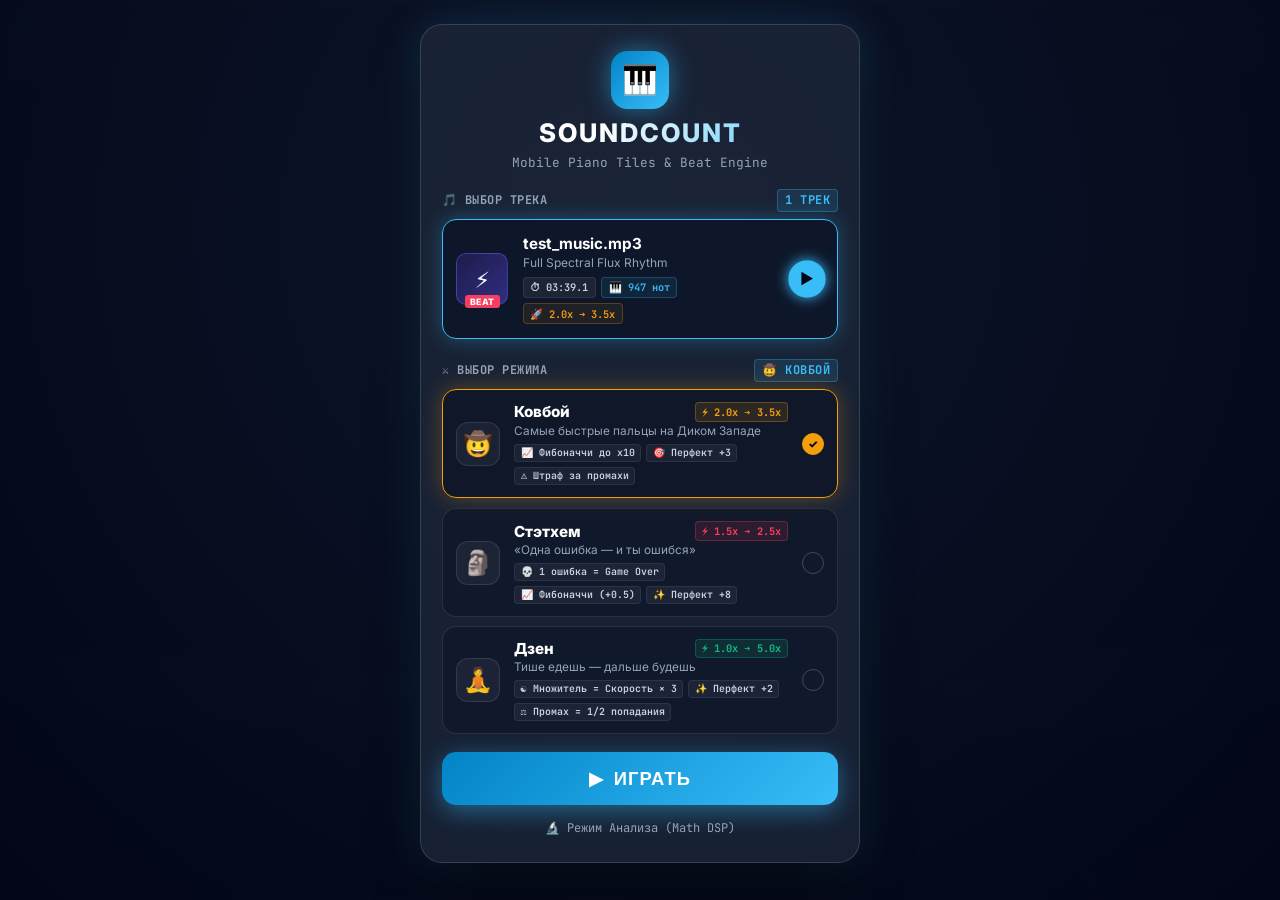
<file: index.html>
<!DOCTYPE html>
<html lang="ru">
<head>
  <meta charset="UTF-8">
  <meta http-equiv="refresh" content="0; url=deploy/index.html">
  <title>SoundCount Redirect</title>
  <script>window.location.replace("deploy/index.html");</script>
</head>
<body style="background:#0f172a;color:#38bdf8;font-family:sans-serif;display:flex;align-items:center;justify-content:center;height:100vh;margin:0;">
  <p>Запуск игры SoundCount... Если переход не произошел, <a href="deploy/index.html" style="color:#38bdf8;font-weight:bold;">нажмите сюда</a>.</p>
</body>
</html>
</file>
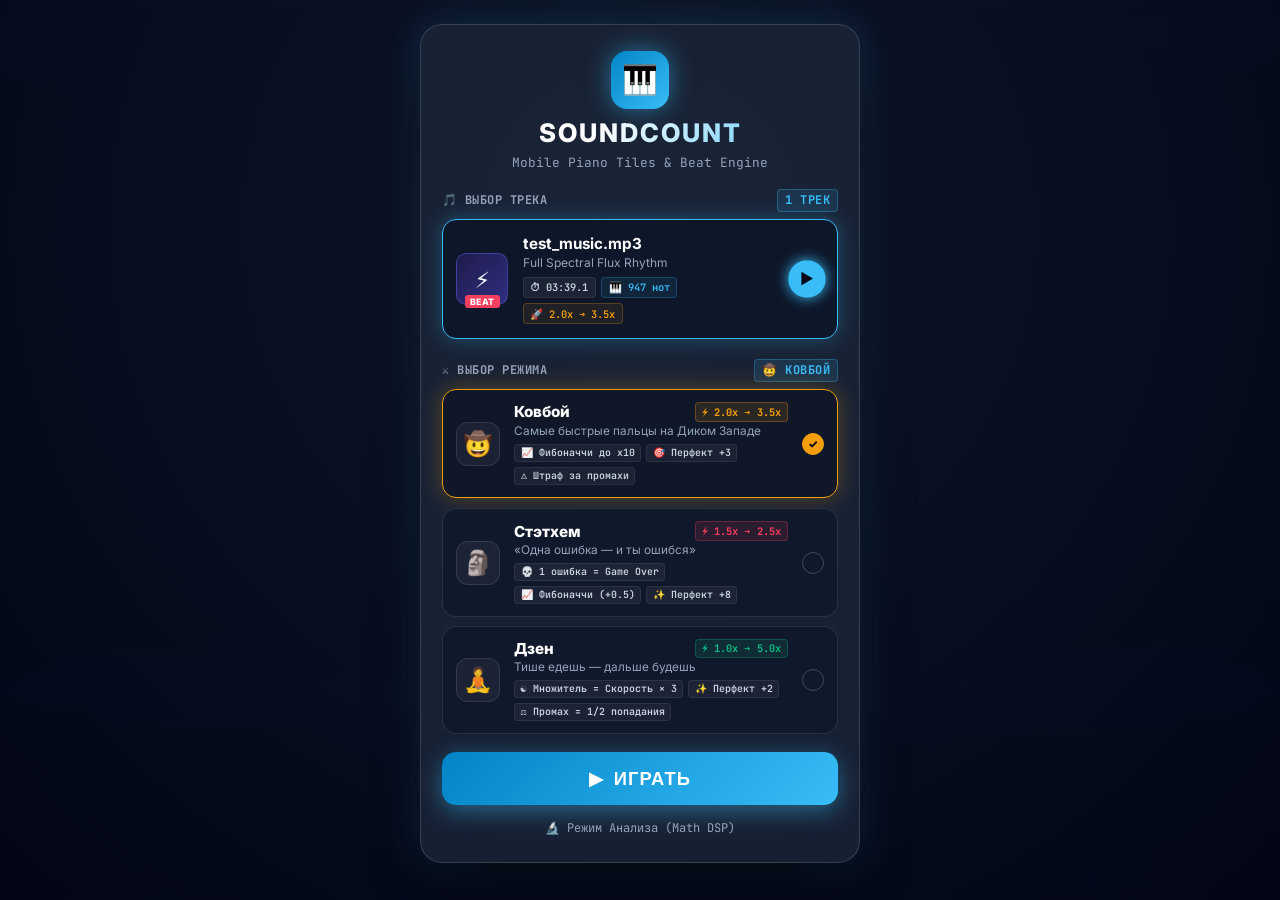
<file: deploy/index.html>
<!DOCTYPE html>
<html lang="ru">
<head>
  <meta charset="UTF-8">
  <meta name="viewport" content="width=device-width, initial-scale=1.0, maximum-scale=1.0, user-scalable=no">
  <title>SoundCount: Mobile Piano Tiles Game Engine</title>
  <link rel="stylesheet" href="styles.css?v=2.5">
  <link rel="preconnect" href="https://fonts.googleapis.com">
  <link rel="preconnect" href="https://fonts.gstatic.com" crossorigin>
  <link href="https://fonts.googleapis.com/css2?family=Inter:wght@300;400;600;700;800&family=JetBrains+Mono:wght@400;600;700&display=swap" rel="stylesheet">
</head>
<body class="mobile-game-mode">
  <div class="mobile-app-wrapper">
    
    <!-- 📱 TOP PROGRESS & SCORE BAR (Clean Minimal Header: Score, Combo, FPS) -->
    <header class="mobile-top-bar">
      <!-- Track Progress Fill Bar (Top 3px line) -->
      <div class="track-progress-track">
        <div class="track-progress-fill" id="trackProgressFill"></div>
      </div>

      <div class="mobile-header-content">
        <div class="header-left">
          <button id="btnPlayPause" class="btn-play-touch">▶</button>
          <span class="time-display" id="timeDisplay">00:00 / 00:00</span>
        </div>

        <div class="header-center">
          <span class="game-score-badge" id="gameScoreText">SCORE: 0</span>
          <span class="game-combo-badge" id="gameComboText">COMBO x0</span>
          <span class="game-mult-badge" id="gameMultText">x1</span>
        </div>

        <div class="header-right">
          <span class="fps-tag" id="fpsTag">⚡ 60 FPS</span>
          <button id="btnOpenMenu" class="btn-menu-touch" title="Главное меню">☰ Меню</button>
        </div>
      </div>
    </header>

    <!-- 🎮 MAIN PLAYABLE MOBILE CANVAS (Vertical Falling Tiles, Full Screen Width) -->
    <main class="mobile-game-container" id="mobileGameContainer">
      <canvas id="mobileGameCanvas"></canvas>
      
      <!-- Audio Element -->
      <audio id="audioPlayer" src=""></audio>
    </main>

    <!-- 🎮 MAIN MENU OVERLAY / TRACK & MODE SELECTOR -->
    <div class="game-main-menu-overlay" id="gameMainMenu">
      <div class="game-menu-card">
        <!-- Logo / Title -->
        <div class="menu-brand">
          <div class="menu-logo-badge">🎹</div>
          <h1 class="menu-title">SOUNDCOUNT</h1>
          <p class="menu-subtitle">Mobile Piano Tiles & Beat Engine</p>
        </div>

        <!-- Track Selection Container -->
        <div class="menu-track-section">
          <div class="menu-section-header">
            <span class="menu-section-title">🎵 ВЫБОР ТРЕКА</span>
            <span class="menu-track-count">1 трек</span>
          </div>

          <!-- Track List (Currently 1 track) -->
          <div class="track-list" id="trackListContainer">
            <div class="track-item selected" id="trackItemMain">
              <div class="track-cover-box">
                <span class="track-cover-icon">⚡</span>
                <span class="track-level-tag">BEAT</span>
              </div>
              <div class="track-info">
                <h3 class="track-title" id="menuTrackTitle">Test Music</h3>
                <p class="track-artist">Full Spectral Flux Rhythm</p>
                <div class="track-badges">
                  <span class="t-badge" id="menuTrackDuration">⏱ 03:39</span>
                  <span class="t-badge notes-badge" id="menuTrackNotes">🎹 947 нот</span>
                  <span class="t-badge speed-badge" id="menuTrackSpeedBadge">🚀 2.0x ➔ 3.5x</span>
                </div>
              </div>
              <div class="track-action-indicator">
                <span class="play-arrow">▶</span>
              </div>
            </div>
          </div>
        </div>

        <!-- Mode Selection Section -->
        <div class="menu-mode-section">
          <div class="menu-section-header">
            <span class="menu-section-title">⚔️ ВЫБОР РЕЖИМА</span>
            <span class="menu-track-count" id="menuSelectedModeTag">🤠 Ковбой</span>
          </div>

          <div class="menu-modes-grid" id="modesListContainer">
            <!-- 1. Ковбой -->
            <div class="mode-item selected" data-mode="cowboy">
              <div class="mode-icon-box">🤠</div>
              <div class="mode-info">
                <div class="mode-header-line">
                  <h4 class="mode-title">Ковбой</h4>
                  <span class="mode-speed-tag">⚡ 2.0x ➔ 3.5x</span>
                </div>
                <p class="mode-desc">Самые быстрые пальцы на Диком Западе</p>
                <div class="mode-rules-tags">
                  <span class="m-rule">📈 Фибоначчи до x10</span>
                  <span class="m-rule">🎯 Перфект +3</span>
                  <span class="m-rule">⚠️ Штраф за промахи</span>
                </div>
              </div>
              <div class="mode-check-indicator">✓</div>
            </div>

            <!-- 2. Стэтхем -->
            <div class="mode-item" data-mode="statham">
              <div class="mode-icon-box">🗿</div>
              <div class="mode-info">
                <div class="mode-header-line">
                  <h4 class="mode-title">Стэтхем</h4>
                  <span class="mode-speed-tag">⚡ 1.5x ➔ 2.5x</span>
                </div>
                <p class="mode-desc">«Одна ошибка — и ты ошибся»</p>
                <div class="mode-rules-tags">
                  <span class="m-rule">💀 1 ошибка = Game Over</span>
                  <span class="m-rule">📈 Фибоначчи (+0.5)</span>
                  <span class="m-rule">✨ Перфект +8</span>
                </div>
              </div>
              <div class="mode-check-indicator">✓</div>
            </div>

            <!-- 3. Дзен -->
            <div class="mode-item" data-mode="zen">
              <div class="mode-icon-box">🧘</div>
              <div class="mode-info">
                <div class="mode-header-line">
                  <h4 class="mode-title">Дзен</h4>
                  <span class="mode-speed-tag">⚡ 1.0x ➔ 5.0x</span>
                </div>
                <p class="mode-desc">Тише едешь — дальше будешь</p>
                <div class="mode-rules-tags">
                  <span class="m-rule">☯️ Множитель = Скорость × 3</span>
                  <span class="m-rule">✨ Перфект +2</span>
                  <span class="m-rule">⚖️ Промах = 1/2 попадания</span>
                </div>
              </div>
              <div class="mode-check-indicator">✓</div>
            </div>
          </div>
        </div>

        <!-- Start Game CTA Button -->
        <button class="btn-menu-start-game" id="btnStartGame">
          <span class="btn-start-icon">▶</span>
          <span class="btn-start-text">ИГРАТЬ</span>
        </button>

        <!-- Secondary Link -->
        <div class="menu-secondary-actions">
          <a href="math.html" class="btn-menu-secondary">
            🔬 Режим Анализа (Math DSP)
          </a>
        </div>
      </div>
    </div>

    <!-- 💀 GAME OVER / RESULTS MODAL -->
    <div class="game-over-overlay hidden" id="gameOverModal">
      <div class="game-over-card" id="gameOverCard">
        <div class="game-over-icon" id="goIcon">💀</div>
        <h2 class="game-over-title" id="goTitle">ИГРА ОКОНЧЕНА</h2>
        <div class="game-over-quote" id="goQuote">«Одна ошибка — и ты ошибся.»<br><span style="font-size:0.75rem;opacity:0.8">— Джейсон Стэтхем</span></div>
        <div class="game-over-stats-grid">
          <div class="go-stat-box">
            <span class="go-stat-lbl">СЧЁТ</span>
            <span class="go-stat-val" id="goScore">0</span>
          </div>
          <div class="go-stat-box">
            <span class="go-stat-lbl">МАКС. КОМБО</span>
            <span class="go-stat-val" id="goMaxCombo">0</span>
          </div>
          <div class="go-stat-box">
            <span class="go-stat-lbl">РЕЖИМ</span>
            <span class="go-stat-val" id="goMode">Стэтхем</span>
          </div>
        </div>
        <div class="game-over-actions">
          <button class="btn-game-over-retry" id="btnGoRetry">🔄 Попробовать снова</button>
          <button class="btn-game-over-menu" id="btnGoMenu">☰ В меню</button>
        </div>
      </div>
    </div>

    <!-- 📊 DSP DASHBOARD SECTION (Collapsible Analytics Mode) -->
    <div class="dsp-dashboard-container hidden" id="dspDashboardContainer">
      <header class="app-header">
        <div class="logo">
          <span class="logo-icon">🎵</span>
          <h1>SoundCount <span class="badge">DSP & Analysis Engine</span></h1>
        </div>
        <div class="track-meta" id="trackMeta">
          <span class="meta-tag">Загрузка данных...</span>
        </div>
      </header>

      <!-- Real-time Performance Profiler & Trace Breakdown HUD -->
      <section class="trace-hud-card" id="traceHudCard">
        <div class="trace-hud-header">
          <span class="trace-title">🔬 Real-time Performance Profiler & Trace Breakdown</span>
          <span class="trace-budget-info">Бюджет кадра: 16.6 ms (1000ms / 60)</span>
        </div>
        <div class="trace-grid">
          <div class="trace-box" id="boxPiano">
            <span class="trace-num" id="tracePiano">0.00 ms</span>
            <span class="trace-lbl">🎮 Piano Game</span>
          </div>
          <div class="trace-box" id="boxSlice">
            <span class="trace-num" id="traceSlice">0.00 ms</span>
            <span class="trace-lbl">📊 Live Slice</span>
          </div>
          <div class="trace-box" id="boxPlayhead">
            <span class="trace-num" id="tracePlayhead">0.00 ms</span>
            <span class="trace-lbl">📍 Playheads</span>
          </div>
          <div class="trace-box" id="boxDom">
            <span class="trace-num" id="traceDom">0.00 ms</span>
            <span class="trace-lbl">⚙️ DOM Updates</span>
          </div>
          <div class="trace-box highlight" id="boxTotal">
            <span class="trace-num" id="traceTotal">0.00 ms</span>
            <span class="trace-lbl">⚡ Total Frame JS</span>
          </div>
        </div>
      </section>

      <!-- Legacy 4-Lane Horizontal Visualizer -->
      <section class="card gameplay-card">
        <div class="card-header">
          <h2>🎮 Горизонтальный Просмотрчик</h2>
        </div>
        <div class="canvas-wrapper">
          <canvas id="pianoLanesCanvas" height="180"></canvas>
        </div>
      </section>

      <!-- Main Grid: Static vs Dynamic -->
      <main class="dashboard-grid">
        <section class="card static-panel">
          <div class="card-header">
            <h2>📊 Спектральный Анализ</h2>
          </div>
          <div class="canvas-wrapper overlay-wrapper">
            <canvas id="cqtCanvas" height="180"></canvas>
            <div class="playhead-line" id="cqtPlayhead"></div>
          </div>
          <div class="canvas-wrapper overlay-wrapper">
            <canvas id="noveltyCanvas" height="140"></canvas>
            <div class="playhead-line" id="noveltyPlayhead"></div>
          </div>
        </section>

        <section class="card dynamic-panel">
          <div class="card-header">
            <h2>⚡ Срез Кадра (Real-time)</h2>
            <p class="subtitle" id="currentFrameText">Фрейм m = 0 | t = 0.000 с</p>
          </div>
          <div class="canvas-wrapper">
            <canvas id="sliceCanvas" height="200"></canvas>
          </div>
          <div class="multiband-indicators-grid">
            <div class="onset-indicator-box band-0" id="indBand0"><span class="indicator-dot"></span>🔴 Bass</div>
            <div class="onset-indicator-box band-1" id="indBand1"><span class="indicator-dot"></span>🟡 Tenor</div>
            <div class="onset-indicator-box band-2" id="indBand2"><span class="indicator-dot"></span>🟢 Alto</div>
            <div class="onset-indicator-box band-3" id="indBand3"><span class="indicator-dot"></span>🔵 Soprano</div>
          </div>
        </section>
      </main>
    </div>

  </div>
  <script src="game_app.js?v=2.5"></script>
</body>
</html>
</file>
<file: deploy/styles.css>
/* SoundCount Dashboard & Mobile Playable Game Glassmorphism Styling */

:root {
  --bg-color: #090d16;
  --card-bg: rgba(30, 41, 59, 0.7);
  --border-color: rgba(255, 255, 255, 0.1);
  --primary: #38bdf8;
  --primary-glow: rgba(56, 189, 248, 0.3);
  --accent: #f43f5e;
  --accent-green: #10b981;
  --text-main: #f8fafc;
  --text-muted: #94a3b8;
  --font-sans: 'Inter', system-ui, -apple-system, sans-serif;
  --font-mono: 'JetBrains Mono', monospace;

  /* 4 Sub-band Colors */
  --color-band-0: #f97316; /* Bass: Orange */
  --color-band-1: #eab308; /* Tenor: Yellow */
  --color-band-2: #10b981; /* Alto: Emerald Green */
  --color-band-3: #06b6d4; /* Soprano: Cyan */
}

* {
  box-sizing: border-box;
  margin: 0;
  padding: 0;
  user-select: none;
  -webkit-tap-highlight-color: transparent;
}

html, body {
  width: 100%;
  height: 100%;
  background: var(--bg-color);
  color: var(--text-main);
  font-family: var(--font-sans);
}

body.mobile-game-mode {
  overflow: hidden;
}

body.math-mode-body {
  height: auto;
  min-height: 100vh;
  overflow-y: auto !important;
  overflow-x: hidden;
  background: radial-gradient(circle at top, #0f172a 0%, #020617 100%);
}

.mobile-app-wrapper {
  width: 100vw;
  height: 100vh;
  display: flex;
  flex-direction: column;
  position: relative;
}

/* 📱 TOP PROGRESS & SCORE BAR (Minimal Header across 100% width) */
.mobile-top-bar {
  width: 100%;
  background: rgba(15, 23, 42, 0.9);
  backdrop-filter: blur(16px);
  border-bottom: 1px solid var(--border-color);
  position: relative;
  z-index: 50;
  display: flex;
  flex-direction: column;
}

.track-progress-track {
  width: 100%;
  height: 4px;
  background: rgba(255, 255, 255, 0.1);
  position: relative;
}

.track-progress-fill {
  height: 100%;
  width: 0%;
  background: linear-gradient(90deg, #38bdf8, #10b981, #f43f5e);
  box-shadow: 0 0 10px #38bdf8;
  transition: width 0.1s linear;
}

.mobile-header-content {
  display: flex;
  justify-content: space-between;
  align-items: center;
  padding: 0.5rem 0.85rem;
}

.header-left {
  display: flex;
  align-items: center;
  gap: 0.6rem;
}

.btn-play-touch {
  background: linear-gradient(135deg, #38bdf8, #0284c7);
  color: white;
  border: none;
  width: 38px;
  height: 38px;
  border-radius: 50%;
  font-size: 1rem;
  font-weight: 700;
  display: flex;
  align-items: center;
  justify-content: center;
  box-shadow: 0 4px 12px var(--primary-glow);
  cursor: pointer;
}

.time-display {
  font-family: var(--font-mono);
  font-size: 0.82rem;
  color: var(--primary);
  font-weight: 600;
}

.header-center {
  display: flex;
  gap: 0.5rem;
  align-items: center;
}

.game-score-badge {
  font-family: var(--font-mono);
  font-weight: 700;
  font-size: 0.9rem;
  color: #f8fafc;
  background: rgba(255, 255, 255, 0.08);
  padding: 0.25rem 0.6rem;
  border-radius: 6px;
  border: 1px solid var(--border-color);
}

.game-combo-badge {
  font-family: var(--font-mono);
  font-weight: 800;
  font-size: 0.85rem;
  color: #f59e0b;
  background: rgba(245, 158, 11, 0.15);
  padding: 0.25rem 0.5rem;
  border-radius: 6px;
  border: 1px solid #f59e0b;
}

.header-right {
  display: flex;
  align-items: center;
  gap: 0.5rem;
}

.fps-tag {
  background: rgba(16, 185, 129, 0.15);
  color: #10b981;
  border: 1px solid #10b981;
  font-size: 0.72rem;
  padding: 0.2rem 0.5rem;
  border-radius: 6px;
  font-family: var(--font-mono);
  font-weight: 700;
}

.btn-toggle-view {
  background: rgba(255, 255, 255, 0.08);
  border: 1px solid var(--border-color);
  color: var(--text-main);
  padding: 0.3rem 0.6rem;
  border-radius: 6px;
  font-size: 0.75rem;
  font-weight: 600;
  cursor: pointer;
}

/* 🎮 MAIN PLAYABLE GAME CONTAINER */
.mobile-game-container {
  flex: 1;
  width: 100vw;
  position: relative;
  overflow: hidden;
  background: radial-gradient(at 50% 100%, #0f172a 0%, #020617 100%);
}

#mobileGameCanvas {
  width: 100%;
  height: 100%;
  display: block;
  touch-action: none;
}

/* 📊 COLLAPSIBLE DSP DASHBOARD */
.dsp-dashboard-container {
  position: absolute;
  top: 50px;
  left: 0;
  width: 100vw;
  height: calc(100vh - 50px);
  background: var(--bg-color);
  z-index: 40;
  overflow-y: auto;
  padding: 1rem;
  display: flex;
  flex-direction: column;
  gap: 1rem;
}

.dsp-dashboard-container.hidden {
  display: none !important;
}

/* DSP Dashboard Cards */
.app-header {
  display: flex;
  justify-content: space-between;
  align-items: center;
  background: var(--card-bg);
  backdrop-filter: blur(12px);
  border: 1px solid var(--border-color);
  border-radius: 12px;
  padding: 0.85rem 1.25rem;
}

.logo h1 { font-size: 1.1rem; font-weight: 700; }
.badge { background: var(--primary-glow); color: var(--primary); border: 1px solid var(--primary); font-size: 0.7rem; padding: 0.15rem 0.5rem; border-radius: 20px; }

.trace-hud-card {
  background: var(--card-bg);
  backdrop-filter: blur(12px);
  border: 1px solid rgba(56, 189, 248, 0.25);
  border-radius: 12px;
  padding: 0.75rem 1rem;
  display: flex;
  flex-direction: column;
  gap: 0.5rem;
}

.trace-hud-header { display: flex; justify-content: space-between; font-size: 0.8rem; font-family: var(--font-mono); }
.trace-title { font-weight: 600; color: var(--primary); }
.trace-grid { display: grid; grid-template-columns: repeat(5, 1fr); gap: 0.5rem; }

.trace-box {
  background: rgba(15, 23, 42, 0.7);
  border: 1px solid var(--border-color);
  border-radius: 8px;
  padding: 0.4rem 0.5rem;
  display: flex;
  flex-direction: column;
  align-items: center;
}

.trace-box.highlight { border-color: #10b981; background: rgba(16, 185, 129, 0.1); }
.trace-box.warning { border-color: #f43f5e !important; background: rgba(244, 63, 94, 0.15) !important; }
.trace-num { font-family: var(--font-mono); font-weight: 700; font-size: 0.85rem; color: #10b981; }
.trace-lbl { font-size: 0.68rem; color: var(--text-muted); }

.dashboard-grid { display: grid; grid-template-columns: 1fr; gap: 1rem; }
.card { background: var(--card-bg); border: 1px solid var(--border-color); border-radius: 12px; padding: 1rem; display: flex; flex-direction: column; gap: 0.75rem; }
.card-header h2 { font-size: 1rem; }
.subtitle { font-size: 0.75rem; color: var(--text-muted); }

.canvas-wrapper { display: flex; flex-direction: column; position: relative; }
.overlay-wrapper { position: relative; }

.playhead-line {
  position: absolute;
  top: 0; bottom: 0; left: 0;
  width: 2px; background: #ef4444;
  box-shadow: 0 0 8px #ef4444;
  pointer-events: none;
  transform: translate3d(0,0,0);
  will-change: transform;
}

canvas { width: 100%; background: #020617; border: 1px solid var(--border-color); border-radius: 8px; }

.multiband-indicators-grid { display: grid; grid-template-columns: repeat(auto-fit, minmax(180px, 1fr)); gap: 0.5rem; }
.onset-indicator-box { display: flex; align-items: center; gap: 0.5rem; padding: 0.5rem 0.75rem; background: rgba(15, 23, 42, 0.6); border: 1px solid var(--border-color); border-radius: 8px; font-size: 0.75rem; transition: all 0.15s ease; }
.indicator-dot { width: 8px; height: 8px; border-radius: 50%; background: var(--text-muted); transition: all 0.15s ease; }
.band-global.active { background: rgba(168, 85, 247, 0.22); border-color: #a855f7; box-shadow: 0 0 12px rgba(168, 85, 247, 0.35); }
.band-global.active .indicator-dot { background: #a855f7; box-shadow: 0 0 8px #a855f7; }
.band-0.active { background: rgba(239, 68, 68, 0.15); border-color: var(--color-band-0); }
.band-0.active .indicator-dot { background: var(--color-band-0); box-shadow: 0 0 8px var(--color-band-0); }
.band-1.active { background: rgba(245, 158, 11, 0.15); border-color: var(--color-band-1); }
.band-1.active .indicator-dot { background: var(--color-band-1); box-shadow: 0 0 8px var(--color-band-1); }
.band-2.active { background: rgba(16, 185, 129, 0.15); border-color: var(--color-band-2); }
.band-2.active .indicator-dot { background: var(--color-band-2); box-shadow: 0 0 8px var(--color-band-2); }
.band-3.active { background: rgba(59, 130, 246, 0.15); border-color: var(--color-band-3); }
.band-3.active .indicator-dot { background: var(--color-band-3); box-shadow: 0 0 8px var(--color-band-3); }

/* Vibe Recording Mode UI Controls */
.btn-rec {
  background: rgba(244, 63, 94, 0.2);
  color: #f43f5e;
  border: 1px solid #f43f5e;
  padding: 0.3rem 0.65rem;
  border-radius: 6px;
  font-size: 0.75rem;
  font-weight: 700;
  cursor: pointer;
  transition: all 0.2s ease;
}

.btn-rec.recording {
  background: #f43f5e;
  color: #fff;
  box-shadow: 0 0 12px rgba(244, 63, 94, 0.6);
  animation: pulseRec 1s infinite alternate;
}

@keyframes pulseRec {
  from { opacity: 0.8; transform: scale(1); }
  to { opacity: 1.0; transform: scale(1.05); }
}

.btn-save {
  background: rgba(16, 185, 129, 0.2);
  color: #10b981;
  border: 1px solid #10b981;
  padding: 0.3rem 0.65rem;
  border-radius: 6px;
  font-size: 0.75rem;
  font-weight: 700;
  cursor: pointer;
}

.btn-save.hidden { display: none !important; }

.rec-banner {
  background: rgba(244, 63, 94, 0.15);
  border-top: 1px solid rgba(244, 63, 94, 0.3);
  padding: 0.4rem 0.85rem;
  display: flex;
  justify-content: space-between;
  align-items: center;
  font-size: 0.75rem;
  color: #f8fafc;
  font-family: var(--font-mono);
}

.rec-banner.hidden { display: none !important; }

.rec-dot-blink {
  color: #f43f5e;
  font-size: 0.9rem;
  animation: blinkDot 0.8s infinite;
}

@keyframes blinkDot {
  50% { opacity: 0.2; }
}

.rec-count {
  font-weight: 700;
  color: #f43f5e;
  background: rgba(244, 63, 94, 0.2);
  padding: 0.1rem 0.4rem;
  border-radius: 4px;
}

/* ========================================================
   🔬 MATH MODE & CONTINUOUS FOURIER / SLIDING WINDOW STYLES
   ======================================================== */

.app-container {
  max-width: 1440px;
  margin: 0 auto;
  padding: 1.25rem;
  display: flex;
  flex-direction: column;
  gap: 1.25rem;
}

.header-nav {
  display: flex;
  gap: 0.5rem;
}

.nav-btn {
  padding: 0.45rem 0.9rem;
  border-radius: 8px;
  font-size: 0.8rem;
  font-weight: 600;
  text-decoration: none;
  color: var(--text-muted);
  border: 1px solid var(--border-color);
  background: rgba(15, 23, 42, 0.7);
  transition: all 0.2s ease;
  display: inline-flex;
  align-items: center;
  gap: 0.35rem;
}

.nav-btn:hover, .nav-btn.active {
  color: #fff;
  border-color: var(--primary);
  background: var(--primary-glow);
  box-shadow: 0 0 10px rgba(56, 189, 248, 0.2);
}

.player-card {
  background: var(--card-bg);
  backdrop-filter: blur(12px);
  border: 1px solid var(--border-color);
  border-radius: 12px;
  padding: 1rem 1.25rem;
  display: flex;
  flex-direction: column;
  gap: 0.75rem;
}

.player-controls-row {
  display: flex;
  justify-content: space-between;
  align-items: center;
}

.player-btn-group {
  display: flex;
  align-items: center;
  gap: 0.75rem;
}

.btn-primary {
  background: linear-gradient(135deg, #38bdf8, #0284c7);
  color: white;
  border: none;
  padding: 0.55rem 1.25rem;
  border-radius: 8px;
  font-size: 0.9rem;
  font-weight: 700;
  cursor: pointer;
  box-shadow: 0 4px 12px var(--primary-glow);
  transition: all 0.2s ease;
}

.btn-primary:hover {
  filter: brightness(1.1);
  transform: translateY(-1px);
}

.global-timeline-wrapper {
  display: flex;
  flex-direction: column;
  gap: 0.4rem;
}

.global-timeline-track {
  width: 100%;
  height: 8px;
  background: rgba(255, 255, 255, 0.1);
  border-radius: 4px;
  position: relative;
  cursor: pointer;
  overflow: hidden;
}

.global-timeline-fill {
  height: 100%;
  width: 0%;
  background: linear-gradient(90deg, #38bdf8, #10b981);
  border-radius: 4px;
  pointer-events: none;
  transition: width 0.05s linear;
}

.canvas-label {
  font-size: 0.75rem;
  font-family: var(--font-mono);
  color: var(--text-muted);
  margin-bottom: 0.25rem;
}

.fft-axis-labels {
  display: flex;
  justify-content: space-between;
  padding: 0.4rem 0.5rem;
  font-family: var(--font-mono);
  font-size: 0.72rem;
  color: var(--text-muted);
  background: rgba(15, 23, 42, 0.5);
  border-radius: 0 0 8px 8px;
  border-top: 1px dashed rgba(255, 255, 255, 0.1);
}

.fft-axis-label.bass { color: var(--color-band-0); font-weight: 600; }
.fft-axis-label.tenor { color: var(--color-band-1); font-weight: 600; }
.fft-axis-label.alto { color: var(--color-band-2); font-weight: 600; }
.fft-axis-label.soprano { color: var(--color-band-3); font-weight: 600; }

.view-mode-tabs {
  display: flex;
  gap: 0.4rem;
}

.mode-tab-btn {
  background: rgba(15, 23, 42, 0.8);
  border: 1px solid var(--border-color);
  color: var(--text-muted);
  font-family: var(--font-mono);
  font-size: 0.72rem;
  padding: 0.35rem 0.65rem;
  border-radius: 6px;
  cursor: pointer;
  transition: all 0.2s ease;
}

.mode-tab-btn:hover {
  color: #fff;
  border-color: rgba(255, 255, 255, 0.3);
}

.mode-tab-btn.active {
  background: var(--primary-glow);
  border-color: var(--primary);
  color: #38bdf8;
  font-weight: 700;
}

.dominant-peaks-hud {
  display: flex;
  align-items: center;
  justify-content: space-between;
  background: rgba(15, 23, 42, 0.7);
  border: 1px solid var(--border-color);
  border-radius: 8px;
  padding: 0.5rem 0.85rem;
  font-family: var(--font-mono);
  font-size: 0.75rem;
}

.peak-tag {
  color: #38bdf8;
  font-weight: 700;
}

/* ========================================================
   🎛️ BANDPASS FILTER & FREQUENCY RANGE ISOLATION
   ======================================================== */

.bandpass-filter-card {
  background: var(--card-bg);
  backdrop-filter: blur(12px);
  border: 1px solid rgba(56, 189, 248, 0.3);
  border-radius: 12px;
  padding: 1rem 1.25rem;
  display: flex;
  flex-direction: column;
  gap: 0.85rem;
  box-shadow: 0 4px 20px rgba(0, 0, 0, 0.3);
}

.filter-header {
  display: flex;
  justify-content: space-between;
  align-items: center;
  flex-wrap: wrap;
  gap: 0.5rem;
}

.filter-header-left {
  display: flex;
  align-items: center;
  gap: 0.6rem;
}

.filter-title {
  font-size: 0.95rem;
  font-weight: 700;
  color: #f8fafc;
}

.filter-audio-badge {
  font-family: var(--font-mono);
  font-size: 0.72rem;
  padding: 0.2rem 0.6rem;
  border-radius: 6px;
  font-weight: 700;
  display: inline-flex;
  align-items: center;
  gap: 0.35rem;
}

.filter-audio-badge.active {
  background: rgba(16, 185, 129, 0.2);
  color: #10b981;
  border: 1px solid #10b981;
  box-shadow: 0 0 10px rgba(16, 185, 129, 0.3);
}

.filter-audio-badge.bypass {
  background: rgba(148, 163, 184, 0.15);
  color: var(--text-muted);
  border: 1px solid var(--border-color);
}

.filter-presets-row {
  display: flex;
  flex-wrap: wrap;
  gap: 0.5rem;
}

.filter-preset-btn {
  background: rgba(15, 23, 42, 0.8);
  border: 1px solid var(--border-color);
  color: var(--text-muted);
  font-family: var(--font-mono);
  font-size: 0.75rem;
  padding: 0.4rem 0.85rem;
  border-radius: 8px;
  cursor: pointer;
  transition: all 0.2s ease;
  display: inline-flex;
  align-items: center;
  gap: 0.4rem;
}

.filter-preset-btn:hover {
  color: #fff;
  border-color: rgba(255, 255, 255, 0.3);
  transform: translateY(-1px);
}

.filter-preset-btn.active {
  background: linear-gradient(135deg, rgba(56, 189, 248, 0.25), rgba(16, 185, 129, 0.25));
  border-color: var(--primary);
  color: #fff;
  font-weight: 700;
  box-shadow: 0 0 12px rgba(56, 189, 248, 0.3);
}

.filter-sliders-grid {
  display: grid;
  grid-template-columns: 1fr 1fr;
  gap: 1.25rem;
  background: rgba(15, 23, 42, 0.6);
  border: 1px solid var(--border-color);
  border-radius: 8px;
  padding: 0.75rem 1rem;
}

.slider-group {
  display: flex;
  flex-direction: column;
  gap: 0.35rem;
}

.slider-header {
  display: flex;
  justify-content: space-between;
  font-family: var(--font-mono);
  font-size: 0.75rem;
}

.slider-lbl {
  color: var(--text-muted);
}

.slider-val {
  color: #38bdf8;
  font-weight: 700;
}

.range-slider {
  width: 100%;
  accent-color: #38bdf8;
  cursor: pointer;
}

.game-filter-strip {
  display: flex;
  align-items: center;
  gap: 0.4rem;
  padding: 0.35rem 0.85rem;
  background: rgba(15, 23, 42, 0.95);
  border-top: 1px solid rgba(255, 255, 255, 0.08);
  border-bottom: 1px solid rgba(255, 255, 255, 0.08);
  overflow-x: auto;
  white-space: nowrap;
}

.game-filter-lbl {
  font-family: var(--font-mono);
  font-size: 0.72rem;
  color: var(--text-muted);
  font-weight: 700;
}

.game-filter-btn {
  background: rgba(30, 41, 59, 0.7);
  border: 1px solid var(--border-color);
  color: var(--text-muted);
  font-family: var(--font-mono);
  font-size: 0.72rem;
  padding: 0.25rem 0.6rem;
  border-radius: 6px;
  cursor: pointer;
  transition: all 0.2s ease;
}

.game-filter-btn:hover {
  color: #fff;
  border-color: rgba(255, 255, 255, 0.3);
}

.game-filter-btn.active {
  background: var(--primary-glow);
  border-color: var(--primary);
  color: #38bdf8;
  font-weight: 700;
}

.game-speed-strip {
  display: flex;
  align-items: center;
  gap: 0.4rem;
  padding: 0.3rem 0.85rem;
  background: rgba(10, 15, 30, 0.95);
  border-bottom: 1px solid rgba(255, 255, 255, 0.08);
  overflow-x: auto;
  white-space: nowrap;
}

.game-speed-lbl {
  font-family: var(--font-mono);
  font-size: 0.72rem;
  color: #f59e0b;
  font-weight: 700;
}

.game-speed-btn {
  background: rgba(30, 41, 59, 0.7);
  border: 1px solid var(--border-color);
  color: var(--text-muted);
  font-family: var(--font-mono);
  font-size: 0.72rem;
  padding: 0.2rem 0.55rem;
  border-radius: 6px;
  cursor: pointer;
  transition: all 0.15s ease;
}

.game-speed-btn:hover {
  color: #fff;
  border-color: #f59e0b;
}

.game-speed-btn.active {
  background: rgba(245, 158, 11, 0.25);
  border-color: #f59e0b;
  color: #fbbf24;
  font-weight: 700;
  box-shadow: 0 0 10px rgba(245, 158, 11, 0.35);
}

.filter-action-row {
  display: flex;
  justify-content: space-between;
  align-items: center;
  flex-wrap: wrap;
  gap: 0.75rem;
  padding-top: 0.25rem;
  border-top: 1px solid rgba(255, 255, 255, 0.08);
}

.filter-action-hint {
  font-size: 0.75rem;
  color: var(--text-muted);
  font-family: var(--font-mono);
}

.btn-update-range {
  background: linear-gradient(135deg, #0ea5e9, #0284c7);
  color: white;
  border: 1px solid #38bdf8;
  padding: 0.55rem 1.4rem;
  border-radius: 8px;
  font-family: var(--font-mono);
  font-size: 0.85rem;
  font-weight: 700;
  cursor: pointer;
  box-shadow: 0 4px 14px rgba(14, 165, 233, 0.4);
  transition: all 0.2s ease;
  display: inline-flex;
  align-items: center;
  gap: 0.5rem;
}

.btn-update-range:hover {
  filter: brightness(1.15);
  transform: translateY(-1px);
  box-shadow: 0 6px 18px rgba(14, 165, 233, 0.6);
}

.btn-update-range:active {
  transform: translateY(0);
}

.btn-update-range.pending {
  background: linear-gradient(135deg, #f59e0b, #d97706);
  border-color: #fcd34d;
  box-shadow: 0 0 14px rgba(245, 158, 11, 0.5);
  animation: pulsePending 1.2s infinite alternate;
}

.btn-update-range.loading {
  background: rgba(30, 41, 59, 0.8);
  border-color: rgba(255, 255, 255, 0.2);
  color: var(--text-muted);
  cursor: wait;
  box-shadow: none;
}

@keyframes pulsePending {
  from { box-shadow: 0 0 8px rgba(245, 158, 11, 0.4); }
  to { box-shadow: 0 0 16px rgba(245, 158, 11, 0.8); }
}

/* 🎮 GAME MAIN MENU & TRACK SELECTION */
.btn-menu-touch {
  background: rgba(255, 255, 255, 0.1);
  border: 1px solid rgba(255, 255, 255, 0.15);
  color: #f8fafc;
  padding: 0.25rem 0.65rem;
  border-radius: 6px;
  font-family: var(--font-mono);
  font-size: 0.75rem;
  font-weight: 700;
  cursor: pointer;
  transition: all 0.15s ease;
}

.btn-menu-touch:hover {
  background: rgba(56, 189, 248, 0.2);
  border-color: #38bdf8;
  color: #38bdf8;
}

.game-main-menu-overlay {
  position: fixed;
  inset: 0;
  z-index: 1000;
  background: radial-gradient(circle at 50% 25%, rgba(15, 23, 42, 0.96), rgba(2, 6, 23, 0.99));
  backdrop-filter: blur(24px);
  -webkit-backdrop-filter: blur(24px);
  display: flex;
  justify-content: center;
  align-items: flex-start;
  padding: 1.5rem 1rem 3.5rem 1rem;
  overflow-y: auto;
  -webkit-overflow-scrolling: touch;
  overscroll-behavior-y: contain;
  touch-action: pan-y;
  transition: opacity 0.3s ease, visibility 0.3s ease;
}

.game-main-menu-overlay.hidden {
  opacity: 0;
  visibility: hidden;
  pointer-events: none;
}

.game-menu-card {
  width: 100%;
  max-width: 440px;
  margin: auto 0;
  background: rgba(30, 41, 59, 0.75);
  border: 1px solid rgba(255, 255, 255, 0.14);
  border-radius: 22px;
  padding: 1.6rem 1.3rem;
  box-shadow: 0 25px 60px -15px rgba(0, 0, 0, 0.8), 0 0 40px rgba(56, 189, 248, 0.18);
  display: flex;
  flex-direction: column;
  gap: 1.15rem;
  animation: menuCardEnter 0.35s cubic-bezier(0.16, 1, 0.3, 1);
}

@keyframes menuCardEnter {
  from {
    transform: scale(0.92) translateY(20px);
    opacity: 0;
  }
  to {
    transform: scale(1) translateY(0);
    opacity: 1;
  }
}

.menu-brand {
  text-align: center;
}

.menu-logo-badge {
  display: inline-flex;
  align-items: center;
  justify-content: center;
  width: 58px;
  height: 58px;
  background: linear-gradient(135deg, #0284c7, #38bdf8);
  border-radius: 16px;
  font-size: 1.8rem;
  margin-bottom: 0.6rem;
  box-shadow: 0 0 24px rgba(56, 189, 248, 0.5);
  animation: floatLogo 3s ease-in-out infinite alternate;
}

@keyframes floatLogo {
  from { transform: translateY(0); }
  to { transform: translateY(-5px); }
}

.menu-title {
  font-size: 1.6rem;
  font-weight: 800;
  letter-spacing: 2px;
  background: linear-gradient(135deg, #ffffff 40%, #38bdf8 100%);
  -webkit-background-clip: text;
  -webkit-text-fill-color: transparent;
  margin: 0;
  line-height: 1.2;
}

.menu-subtitle {
  font-size: 0.8rem;
  color: var(--text-muted);
  margin-top: 0.3rem;
  font-family: var(--font-mono);
}

.menu-track-section {
  display: flex;
  flex-direction: column;
  gap: 0.6rem;
}

.menu-section-header {
  display: flex;
  justify-content: space-between;
  align-items: center;
  font-size: 0.75rem;
  font-weight: 700;
  color: #94a3b8;
  font-family: var(--font-mono);
  text-transform: uppercase;
  letter-spacing: 0.5px;
}

.menu-track-count {
  color: #38bdf8;
  background: rgba(56, 189, 248, 0.12);
  padding: 0.15rem 0.45rem;
  border-radius: 4px;
  border: 1px solid rgba(56, 189, 248, 0.3);
}

.track-list {
  display: flex;
  flex-direction: column;
  gap: 0.6rem;
}

.track-item {
  position: relative;
  display: flex;
  align-items: center;
  gap: 0.9rem;
  padding: 0.85rem;
  background: rgba(15, 23, 42, 0.85);
  border: 1.5px solid rgba(56, 189, 248, 0.45);
  border-radius: 14px;
  cursor: pointer;
  transition: all 0.2s cubic-bezier(0.16, 1, 0.3, 1);
  overflow: hidden;
}

.track-item:hover, .track-item.selected {
  background: rgba(15, 23, 42, 0.98);
  border-color: #38bdf8;
  box-shadow: 0 0 20px rgba(56, 189, 248, 0.3);
  transform: translateY(-2px);
}

.track-cover-box {
  width: 52px;
  height: 52px;
  border-radius: 10px;
  background: linear-gradient(135deg, #1e1b4b, #312e81);
  border: 1px solid rgba(99, 102, 241, 0.4);
  display: flex;
  flex-direction: column;
  align-items: center;
  justify-content: center;
  flex-shrink: 0;
  position: relative;
}

.track-cover-icon {
  font-size: 1.4rem;
}

.track-level-tag {
  position: absolute;
  bottom: -4px;
  font-size: 0.55rem;
  font-weight: 800;
  background: #f43f5e;
  color: #fff;
  padding: 0.05rem 0.3rem;
  border-radius: 3px;
  letter-spacing: 0.5px;
}

.track-info {
  flex: 1;
  min-width: 0;
}

.track-title {
  font-size: 0.95rem;
  font-weight: 700;
  color: #fff;
  margin: 0;
  white-space: nowrap;
  overflow: hidden;
  text-overflow: ellipsis;
}

.track-artist {
  font-size: 0.75rem;
  color: #94a3b8;
  margin: 0.15rem 0 0.4rem 0;
  white-space: nowrap;
  overflow: hidden;
  text-overflow: ellipsis;
}

.track-badges {
  display: flex;
  flex-wrap: wrap;
  gap: 0.35rem;
}

.t-badge {
  font-size: 0.65rem;
  font-family: var(--font-mono);
  font-weight: 600;
  padding: 0.15rem 0.4rem;
  border-radius: 4px;
  background: rgba(255, 255, 255, 0.06);
  color: #cbd5e1;
  border: 1px solid rgba(255, 255, 255, 0.08);
}

.t-badge.notes-badge {
  color: #38bdf8;
  border-color: rgba(56, 189, 248, 0.25);
  background: rgba(56, 189, 248, 0.08);
}

.t-badge.speed-badge {
  color: #f59e0b;
  border-color: rgba(245, 158, 11, 0.25);
  background: rgba(245, 158, 11, 0.08);
}

.track-action-indicator {
  width: 34px;
  height: 34px;
  border-radius: 50%;
  background: rgba(56, 189, 248, 0.15);
  border: 1px solid rgba(56, 189, 248, 0.4);
  color: #38bdf8;
  display: flex;
  align-items: center;
  justify-content: center;
  font-size: 0.85rem;
  flex-shrink: 0;
  transition: all 0.2s ease;
}

.track-item:hover .track-action-indicator, .track-item.selected .track-action-indicator {
  background: #38bdf8;
  color: #020617;
  box-shadow: 0 0 12px #38bdf8;
  transform: scale(1.1);
}

.btn-menu-start-game {
  width: 100%;
  padding: 0.95rem 1rem;
  background: linear-gradient(135deg, #0284c7, #38bdf8);
  border: none;
  border-radius: 14px;
  color: #ffffff;
  font-size: 1.15rem;
  font-weight: 800;
  letter-spacing: 1px;
  display: flex;
  align-items: center;
  justify-content: center;
  gap: 0.6rem;
  cursor: pointer;
  box-shadow: 0 6px 24px rgba(56, 189, 248, 0.45);
  transition: all 0.2s cubic-bezier(0.16, 1, 0.3, 1);
}

.btn-menu-start-game:hover {
  filter: brightness(1.12);
  transform: translateY(-2px);
  box-shadow: 0 8px 30px rgba(56, 189, 248, 0.6);
}

.btn-menu-start-game:active {
  transform: translateY(1px);
}

.menu-secondary-actions {
  display: flex;
  justify-content: center;
  margin-top: -0.2rem;
}

.btn-menu-secondary {
  color: #94a3b8;
  font-size: 0.75rem;
  text-decoration: none;
  font-family: var(--font-mono);
  transition: color 0.15s;
}

.btn-menu-secondary:hover {
  color: #38bdf8;
}

/* ⚔️ MODE SELECTOR STYLES */
.menu-mode-section {
  display: flex;
  flex-direction: column;
  gap: 0.6rem;
}

.menu-modes-grid {
  display: flex;
  flex-direction: column;
  gap: 0.55rem;
}

.mode-item {
  position: relative;
  display: flex;
  align-items: center;
  gap: 0.85rem;
  padding: 0.75rem 0.85rem;
  background: rgba(15, 23, 42, 0.75);
  border: 1.5px solid rgba(255, 255, 255, 0.1);
  border-radius: 14px;
  cursor: pointer;
  transition: all 0.2s cubic-bezier(0.16, 1, 0.3, 1);
}

.mode-item:hover {
  background: rgba(30, 41, 59, 0.8);
  border-color: rgba(255, 255, 255, 0.25);
  transform: translateY(-2px);
}

.mode-item.selected {
  background: rgba(15, 23, 42, 0.95);
  border-color: #38bdf8;
  box-shadow: 0 0 20px rgba(56, 189, 248, 0.25);
  transform: translateY(-2px);
}

.mode-item[data-mode="cowboy"].selected {
  border-color: #f59e0b;
  box-shadow: 0 0 22px rgba(245, 158, 11, 0.3);
}

.mode-item[data-mode="statham"].selected {
  border-color: #f43f5e;
  box-shadow: 0 0 22px rgba(244, 63, 94, 0.3);
}

.mode-item[data-mode="zen"].selected {
  border-color: #10b981;
  box-shadow: 0 0 22px rgba(16, 185, 129, 0.3);
}

.mode-icon-box {
  width: 44px;
  height: 44px;
  border-radius: 12px;
  display: flex;
  align-items: center;
  justify-content: center;
  font-size: 1.5rem;
  flex-shrink: 0;
  background: rgba(255, 255, 255, 0.05);
  border: 1px solid rgba(255, 255, 255, 0.1);
}

.mode-info {
  flex: 1;
  min-width: 0;
}

.mode-header-line {
  display: flex;
  justify-content: space-between;
  align-items: center;
}

.mode-title {
  font-size: 0.95rem;
  font-weight: 800;
  color: #fff;
  margin: 0;
}

.mode-speed-tag {
  font-size: 0.65rem;
  font-family: var(--font-mono);
  font-weight: 700;
  color: #38bdf8;
  background: rgba(56, 189, 248, 0.12);
  padding: 0.1rem 0.4rem;
  border-radius: 4px;
  border: 1px solid rgba(56, 189, 248, 0.25);
}

.mode-item[data-mode="cowboy"] .mode-speed-tag {
  color: #f59e0b;
  border-color: rgba(245, 158, 11, 0.3);
  background: rgba(245, 158, 11, 0.12);
}

.mode-item[data-mode="statham"] .mode-speed-tag {
  color: #f43f5e;
  border-color: rgba(244, 63, 94, 0.3);
  background: rgba(244, 63, 94, 0.12);
}

.mode-item[data-mode="zen"] .mode-speed-tag {
  color: #10b981;
  border-color: rgba(16, 185, 129, 0.3);
  background: rgba(16, 185, 129, 0.12);
}

.mode-desc {
  font-size: 0.74rem;
  color: #94a3b8;
  margin: 0.15rem 0 0.35rem 0;
}

.mode-rules-tags {
  display: flex;
  flex-wrap: wrap;
  gap: 0.3rem;
}

.m-rule {
  font-size: 0.62rem;
  font-family: var(--font-mono);
  font-weight: 600;
  padding: 0.1rem 0.35rem;
  border-radius: 4px;
  background: rgba(255, 255, 255, 0.05);
  color: #cbd5e1;
  border: 1px solid rgba(255, 255, 255, 0.07);
}

.mode-check-indicator {
  width: 22px;
  height: 22px;
  border-radius: 50%;
  border: 1.5px solid rgba(255, 255, 255, 0.2);
  display: flex;
  align-items: center;
  justify-content: center;
  font-size: 0.7rem;
  color: transparent;
  flex-shrink: 0;
  transition: all 0.2s ease;
}

.mode-item.selected .mode-check-indicator {
  background: #38bdf8;
  border-color: #38bdf8;
  color: #020617;
  font-weight: 800;
}

.mode-item[data-mode="cowboy"].selected .mode-check-indicator {
  background: #f59e0b;
  border-color: #f59e0b;
}

.mode-item[data-mode="statham"].selected .mode-check-indicator {
  background: #f43f5e;
  border-color: #f43f5e;
}

.mode-item[data-mode="zen"].selected .mode-check-indicator {
  background: #10b981;
  border-color: #10b981;
}

/* Multiplier Badge in Header */
.game-mult-badge {
  font-family: var(--font-mono);
  font-weight: 800;
  font-size: 0.85rem;
  color: #38bdf8;
  background: rgba(56, 189, 248, 0.15);
  padding: 0.25rem 0.5rem;
  border-radius: 6px;
  border: 1px solid rgba(56, 189, 248, 0.4);
  transition: all 0.2s ease;
}

.game-mult-badge.elevated {
  color: #f59e0b;
  background: rgba(245, 158, 11, 0.25);
  border-color: #f59e0b;
  box-shadow: 0 0 10px rgba(245, 158, 11, 0.5);
  transform: scale(1.05);
}

.game-mult-badge.max {
  color: #f43f5e;
  background: rgba(244, 63, 94, 0.3);
  border-color: #f43f5e;
  box-shadow: 0 0 14px rgba(244, 63, 94, 0.6);
  animation: pulseMult 0.8s infinite alternate;
}

@keyframes pulseMult {
  from { transform: scale(1); }
  to { transform: scale(1.08); }
}

/* Statham / Game Over Modal */
.game-over-overlay {
  position: fixed;
  inset: 0;
  z-index: 1050;
  background: rgba(0, 0, 0, 0.88);
  backdrop-filter: blur(20px);
  -webkit-backdrop-filter: blur(20px);
  display: flex;
  align-items: flex-start;
  justify-content: center;
  padding: 1.5rem 1rem 3.5rem 1rem;
  overflow-y: auto;
  -webkit-overflow-scrolling: touch;
  overscroll-behavior-y: contain;
  touch-action: pan-y;
  animation: fadeIn 0.25s ease;
}

.game-over-overlay.hidden {
  display: none;
}

.game-over-card {
  width: 100%;
  max-width: 400px;
  margin: auto 0;
  background: rgba(24, 24, 37, 0.95);
  border: 1.5px solid rgba(244, 63, 94, 0.5);
  border-radius: 20px;
  padding: 1.8rem 1.4rem;
  text-align: center;
  box-shadow: 0 20px 50px rgba(0, 0, 0, 0.8), 0 0 35px rgba(244, 63, 94, 0.25);
  animation: menuCardEnter 0.3s cubic-bezier(0.16, 1, 0.3, 1);
}

.game-over-card.victory {
  border-color: rgba(56, 189, 248, 0.5);
  box-shadow: 0 20px 50px rgba(0, 0, 0, 0.8), 0 0 35px rgba(56, 189, 248, 0.25);
}

.game-over-icon {
  font-size: 3rem;
  margin-bottom: 0.5rem;
}

.game-over-title {
  font-size: 1.5rem;
  font-weight: 800;
  color: #fff;
  margin: 0;
}

.game-over-quote {
  font-size: 0.88rem;
  font-style: italic;
  color: #f43f5e;
  margin: 0.6rem 0 1.2rem 0;
  line-height: 1.4;
  padding: 0.6rem;
  background: rgba(244, 63, 94, 0.1);
  border-radius: 8px;
  border-left: 3px solid #f43f5e;
}

.game-over-stats-grid {
  display: grid;
  grid-template-columns: repeat(3, 1fr);
  gap: 0.6rem;
  margin-bottom: 1.4rem;
}

.go-stat-box {
  background: rgba(255, 255, 255, 0.05);
  border: 1px solid rgba(255, 255, 255, 0.08);
  border-radius: 10px;
  padding: 0.6rem 0.4rem;
}

.go-stat-lbl {
  display: block;
  font-size: 0.6rem;
  font-family: var(--font-mono);
  color: #94a3b8;
  margin-bottom: 0.2rem;
}

.go-stat-val {
  font-size: 1.1rem;
  font-family: var(--font-mono);
  font-weight: 800;
  color: #fff;
}

.game-over-actions {
  display: flex;
  gap: 0.6rem;
}

.btn-game-over-retry {
  flex: 1;
  padding: 0.75rem;
  background: linear-gradient(135deg, #0284c7, #38bdf8);
  color: #fff;
  border: none;
  border-radius: 10px;
  font-weight: 700;
  font-size: 0.9rem;
  cursor: pointer;
  box-shadow: 0 4px 14px rgba(56, 189, 248, 0.4);
}

.btn-game-over-menu {
  flex: 1;
  padding: 0.75rem;
  background: rgba(255, 255, 255, 0.08);
  border: 1px solid rgba(255, 255, 255, 0.15);
  color: #cbd5e1;
  border-radius: 10px;
  font-weight: 700;
  font-size: 0.9rem;
  cursor: pointer;
}

/* 📱 Mobile & Compact Screen Adaptations for Game Menu */
@media (max-width: 600px) {
  .game-main-menu-overlay {
    padding: 0.75rem 0.6rem 3rem 0.6rem;
  }
  
  .game-menu-card {
    padding: 1.15rem 0.9rem;
    gap: 0.85rem;
    border-radius: 18px;
  }

  .menu-logo-badge {
    width: 44px;
    height: 44px;
    font-size: 1.35rem;
    margin-bottom: 0.25rem;
  }

  .menu-title {
    font-size: 1.35rem;
  }

  .track-item {
    padding: 0.65rem 0.75rem;
    gap: 0.75rem;
  }

  .track-cover-box {
    width: 44px;
    height: 44px;
  }

  .mode-item {
    padding: 0.65rem 0.75rem;
    gap: 0.75rem;
  }

  .mode-icon-box {
    width: 38px;
    height: 38px;
    font-size: 1.25rem;
  }

  .mode-title {
    font-size: 0.9rem;
  }

  .mode-speed-tag {
    font-size: 0.62rem;
  }

  .mode-desc {
    font-size: 0.72rem;
    margin: 0.1rem 0 0.25rem 0;
  }

  .m-rule {
    font-size: 0.6rem;
    padding: 0.08rem 0.3rem;
  }

  .btn-menu-start-game {
    padding: 0.85rem;
    font-size: 1.05rem;
  }
}

@media (max-height: 750px) {
  .game-menu-card {
    padding: 0.9rem 0.8rem;
    gap: 0.65rem;
  }

  .menu-logo-badge {
    width: 36px;
    height: 36px;
    font-size: 1.1rem;
    margin-bottom: 0.15rem;
  }

  .menu-title {
    font-size: 1.15rem;
  }

  .menu-subtitle {
    display: none;
  }

  .mode-desc {
    display: none;
  }

  .mode-item {
    padding: 0.45rem 0.65rem;
  }

  .track-item {
    padding: 0.5rem 0.65rem;
  }
}
</file>
